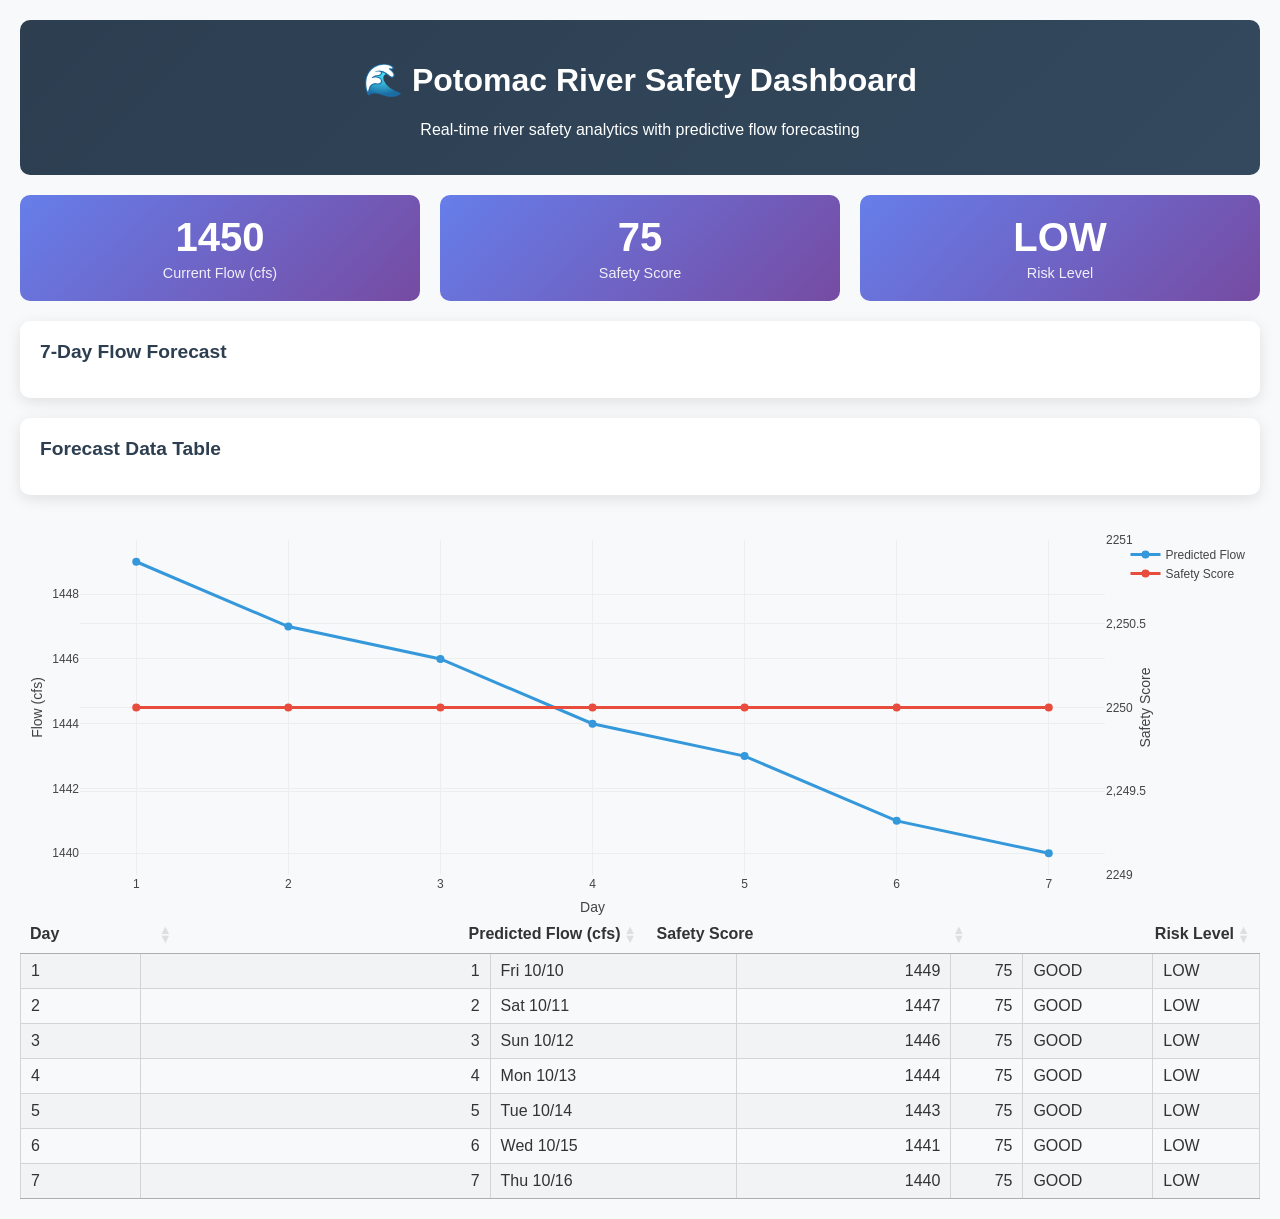
<file: app/potomac_dashboard_static.html>
<!DOCTYPE html>
<html lang="en">
<head>
<meta charset="utf-8"/>
<style>body{background-color:white;}</style>
<link href="lib/htmltools-fill-0.5.8.1/fill.css" rel="stylesheet" />
<script src="lib/htmlwidgets-1.6.4/htmlwidgets.js"></script>
<script src="lib/plotly-binding-4.11.0/plotly.js"></script>
<script src="lib/typedarray-0.1/typedarray.min.js"></script>
<script src="lib/jquery-3.6.0/jquery-3.6.0.min.js"></script>
<link href="lib/crosstalk-1.2.2/css/crosstalk.min.css" rel="stylesheet" />
<script src="lib/crosstalk-1.2.2/js/crosstalk.min.js"></script>
<link href="lib/plotly-htmlwidgets-css-2.11.1/plotly-htmlwidgets.css" rel="stylesheet" />
<script src="lib/plotly-main-2.11.1/plotly-latest.min.js"></script>
<link href="lib/datatables-css-0.0.0/datatables-crosstalk.css" rel="stylesheet" />
<script src="lib/datatables-binding-0.34.0/datatables.js"></script>
<link href="lib/dt-core-1.13.6/css/jquery.dataTables.min.css" rel="stylesheet" />
<link href="lib/dt-core-1.13.6/css/jquery.dataTables.extra.css" rel="stylesheet" />
<script src="lib/dt-core-1.13.6/js/jquery.dataTables.min.js"></script>
  <title>Potomac River Safety Dashboard</title>
  <meta charset="UTF-8"/>
  <meta name="viewport" content="width=device-width, initial-scale=1.0"/>
  <style>
      body { font-family: 'Segoe UI', sans-serif; margin: 0; padding: 20px; background: #f8f9fa; }
      .header { background: linear-gradient(135deg, #2c3e50 0%, #34495e 100%); color: white; padding: 20px; border-radius: 10px; margin-bottom: 20px; text-align: center; }
      .metrics { display: flex; gap: 20px; margin-bottom: 20px; flex-wrap: wrap; }
      .metric-card { background: linear-gradient(135deg, #667eea 0%, #764ba2 100%); color: white; border-radius: 10px; padding: 20px; flex: 1; min-width: 200px; text-align: center; }
      .metric-value { font-size: 2.5rem; font-weight: bold; margin-bottom: 5px; }
      .metric-label { font-size: 0.9rem; opacity: 0.9; }
      .chart-container { background: white; border-radius: 10px; padding: 20px; margin-bottom: 20px; box-shadow: 0 4px 15px rgba(0,0,0,0.1); }
      .chart-title { font-size: 1.2rem; font-weight: 600; margin-bottom: 15px; color: #2c3e50; }
    </style>
</head>
<html>
  <body>
    <div class="header">
      <h1>🌊 Potomac River Safety Dashboard</h1>
      <p>Real-time river safety analytics with predictive flow forecasting</p>
    </div>
    <div class="metrics">
      <div class="metric-card">
        <div class="metric-value">1450</div>
        <div class="metric-label">Current Flow (cfs)</div>
      </div>
      <div class="metric-card">
        <div class="metric-value">75</div>
        <div class="metric-label">Safety Score</div>
      </div>
      <div class="metric-card">
        <div class="metric-value">LOW</div>
        <div class="metric-label">Risk Level</div>
      </div>
    </div>
    <div class="chart-container">
      <div class="chart-title">7-Day Flow Forecast</div>
      <div id="forecast-chart"></div>
    </div>
    <div class="chart-container">
      <div class="chart-title">Forecast Data Table</div>
      <div id="forecast-table"></div>
    </div>
  </body>
</html>
<script>
    document.getElementById('forecast-chart').innerHTML = '';
    document.getElementById('forecast-table').innerHTML = '';
  </script>
<div class="plotly html-widget html-fill-item" id="htmlwidget-cfd4a13624598a70a5a6" style="width:100%;height:400px;"></div>
<script type="application/json" data-for="htmlwidget-cfd4a13624598a70a5a6">{"x":{"visdat":{"84a060b554fb":["function () ","plotlyVisDat"]},"cur_data":"84a060b554fb","attrs":{"84a060b554fb":{"x":{},"y":{},"mode":"lines+markers","line":{"color":"#3498db","width":3},"marker":{"size":8,"color":"#3498db"},"name":"Predicted Flow","alpha_stroke":1,"sizes":[10,100],"spans":[1,20],"type":"scatter"},"84a060b554fb.1":{"x":{},"y":{},"mode":"lines+markers","line":{"color":"#e74c3c","width":3},"marker":{"size":8,"color":"#e74c3c"},"name":"Safety Score","alpha_stroke":1,"sizes":[10,100],"spans":[1,20],"type":"scatter","yaxis":"y2","inherit":true}},"layout":{"margin":{"b":40,"l":60,"t":25,"r":10},"title":"","xaxis":{"domain":[0,1],"automargin":true,"title":"Day"},"yaxis":{"domain":[0,1],"automargin":true,"title":"Flow (cfs)"},"yaxis2":{"title":"Safety Score","overlaying":"y","side":"right"},"showlegend":true,"plot_bgcolor":"rgba(0,0,0,0)","paper_bgcolor":"rgba(0,0,0,0)","hovermode":"closest"},"source":"A","config":{"modeBarButtonsToAdd":["hoverclosest","hovercompare"],"showSendToCloud":false},"data":[{"x":[1,2,3,4,5,6,7],"y":[1449,1447,1446,1444,1443,1441,1440],"mode":"lines+markers","line":{"color":"#3498db","width":3},"marker":{"color":"#3498db","size":8,"line":{"color":"rgba(31,119,180,1)"}},"name":"Predicted Flow","type":"scatter","error_y":{"color":"rgba(31,119,180,1)"},"error_x":{"color":"rgba(31,119,180,1)"},"xaxis":"x","yaxis":"y","frame":null},{"x":[1,2,3,4,5,6,7],"y":[2250,2250,2250,2250,2250,2250,2250],"mode":"lines+markers","line":{"color":"#e74c3c","width":3},"marker":{"color":"#e74c3c","size":8,"line":{"color":"rgba(255,127,14,1)"}},"name":"Safety Score","type":"scatter","yaxis":"y2","error_y":{"color":"rgba(255,127,14,1)"},"error_x":{"color":"rgba(255,127,14,1)"},"xaxis":"x","frame":null}],"highlight":{"on":"plotly_click","persistent":false,"dynamic":false,"selectize":false,"opacityDim":0.20000000000000001,"selected":{"opacity":1},"debounce":0},"shinyEvents":["plotly_hover","plotly_click","plotly_selected","plotly_relayout","plotly_brushed","plotly_brushing","plotly_clickannotation","plotly_doubleclick","plotly_deselect","plotly_afterplot","plotly_sunburstclick"],"base_url":"https://plot.ly"},"evals":[],"jsHooks":[]}</script>
<div class="datatables html-widget html-fill-item" id="htmlwidget-a63110b6a726bcfbafdf" style="width:100%;height:auto;"></div>
<script type="application/json" data-for="htmlwidget-a63110b6a726bcfbafdf">{"x":{"filter":"none","vertical":false,"data":[["1","2","3","4","5","6","7"],[1,2,3,4,5,6,7],["Fri 10/10","Sat 10/11","Sun 10/12","Mon 10/13","Tue 10/14","Wed 10/15","Thu 10/16"],[1449,1447,1446,1444,1443,1441,1440],[75,75,75,75,75,75,75],["GOOD","GOOD","GOOD","GOOD","GOOD","GOOD","GOOD"],["LOW","LOW","LOW","LOW","LOW","LOW","LOW"]],"container":"<table class=\"cell-border stripe\">\n  <thead>\n    <tr>\n      <th>Day<\/th>\n      <th>Predicted Flow (cfs)<\/th>\n      <th>Safety Score<\/th>\n      <th>Risk Level<\/th>\n    <\/tr>\n  <\/thead>\n<\/table>","options":{"pageLength":10,"dom":"t","scrollX":true,"columnDefs":[{"className":"dt-right","targets":[1,3,4]},{"name":" ","targets":0},{"name":"day","targets":1},{"name":"date","targets":2},{"name":"predicted_flow","targets":3},{"name":"safety_score","targets":4},{"name":"recommendation","targets":5},{"name":"risk_level","targets":6}],"order":[],"autoWidth":false,"orderClasses":false}},"evals":[],"jsHooks":[]}</script>
</html>
</file>
<file: app/lib/htmltools-fill-0.5.8.1/fill.css>
@layer htmltools {
  .html-fill-container {
    display: flex;
    flex-direction: column;
    /* Prevent the container from expanding vertically or horizontally beyond its
    parent's constraints. */
    min-height: 0;
    min-width: 0;
  }
  .html-fill-container > .html-fill-item {
    /* Fill items can grow and shrink freely within
    available vertical space in fillable container */
    flex: 1 1 auto;
    min-height: 0;
    min-width: 0;
  }
  .html-fill-container > :not(.html-fill-item) {
    /* Prevent shrinking or growing of non-fill items */
    flex: 0 0 auto;
  }
}
</file>
<file: app/lib/plotly-htmlwidgets-css-2.11.1/plotly-htmlwidgets.css>
/*
just here so that plotly works
correctly with ioslides.
see https://github.com/ropensci/plotly/issues/463
*/

slide:not(.current) .plotly.html-widget{
  display: none;
}
</file>
<file: app/lib/datatables-css-0.0.0/datatables-crosstalk.css>
.dt-crosstalk-fade {
  opacity: 0.2;
}

html body div.DTS div.dataTables_scrollBody {
  background: none;
}


/*
Fix https://github.com/rstudio/DT/issues/563
If the `table.display` is set to "block" (e.g., pkgdown), the browser will display
datatable objects strangely. The search panel and the page buttons will still be
in full-width but the table body will be "compact" and shorter.
In therory, having this attributes will affect `dom="t"`
with `display: block` users. But in reality, there should be no one.
We may remove the below lines in the future if the upstream agree to have this there.
See https://github.com/DataTables/DataTablesSrc/issues/160
*/

table.dataTable {
  display: table;
}


/*
When DTOutput(fill = TRUE), it receives a .html-fill-item class (via htmltools::bindFillRole()), which effectively amounts to `flex: 1 1 auto`. That's mostly fine, but the case where `fillContainer=TRUE`+`height:auto`+`flex-basis:auto` and the container (e.g., a bslib::card()) doesn't have a defined height is a bit problematic since the table wants to fit the parent but the parent wants to fit the table, which results pretty small table height (maybe because there is a minimum height somewhere?). It seems better in this case to impose a 400px height default for the table, which we can do by setting `flex-basis` to 400px (the table is still allowed to grow/shrink when the container has an opinionated height).
*/

.html-fill-container > .html-fill-item.datatables {
  flex-basis: 400px;
}
</file>
<file: app/lib/crosstalk-1.2.2/css/crosstalk.min.css>
.container-fluid.crosstalk-bscols{margin-left:-30px;margin-right:-30px;white-space:normal}body>.container-fluid.crosstalk-bscols{margin-left:auto;margin-right:auto}.crosstalk-input-checkboxgroup .crosstalk-options-group .crosstalk-options-column{display:inline-block;padding-right:12px;vertical-align:top}@media only screen and (max-width: 480px){.crosstalk-input-checkboxgroup .crosstalk-options-group .crosstalk-options-column{display:block;padding-right:inherit}}.crosstalk-input{margin-bottom:15px}.crosstalk-input .control-label{margin-bottom:0;vertical-align:middle}.crosstalk-input input[type="checkbox"]{margin:4px 0 0;margin-top:1px;line-height:normal}.crosstalk-input .checkbox{position:relative;display:block;margin-top:10px;margin-bottom:10px}.crosstalk-input .checkbox>label{padding-left:20px;margin-bottom:0;font-weight:400;cursor:pointer}.crosstalk-input .checkbox input[type="checkbox"],.crosstalk-input .checkbox-inline input[type="checkbox"]{position:absolute;margin-top:2px;margin-left:-20px}.crosstalk-input .checkbox+.checkbox{margin-top:-5px}.crosstalk-input .checkbox-inline{position:relative;display:inline-block;padding-left:20px;margin-bottom:0;font-weight:400;vertical-align:middle;cursor:pointer}.crosstalk-input .checkbox-inline+.checkbox-inline{margin-top:0;margin-left:10px}
</file>
